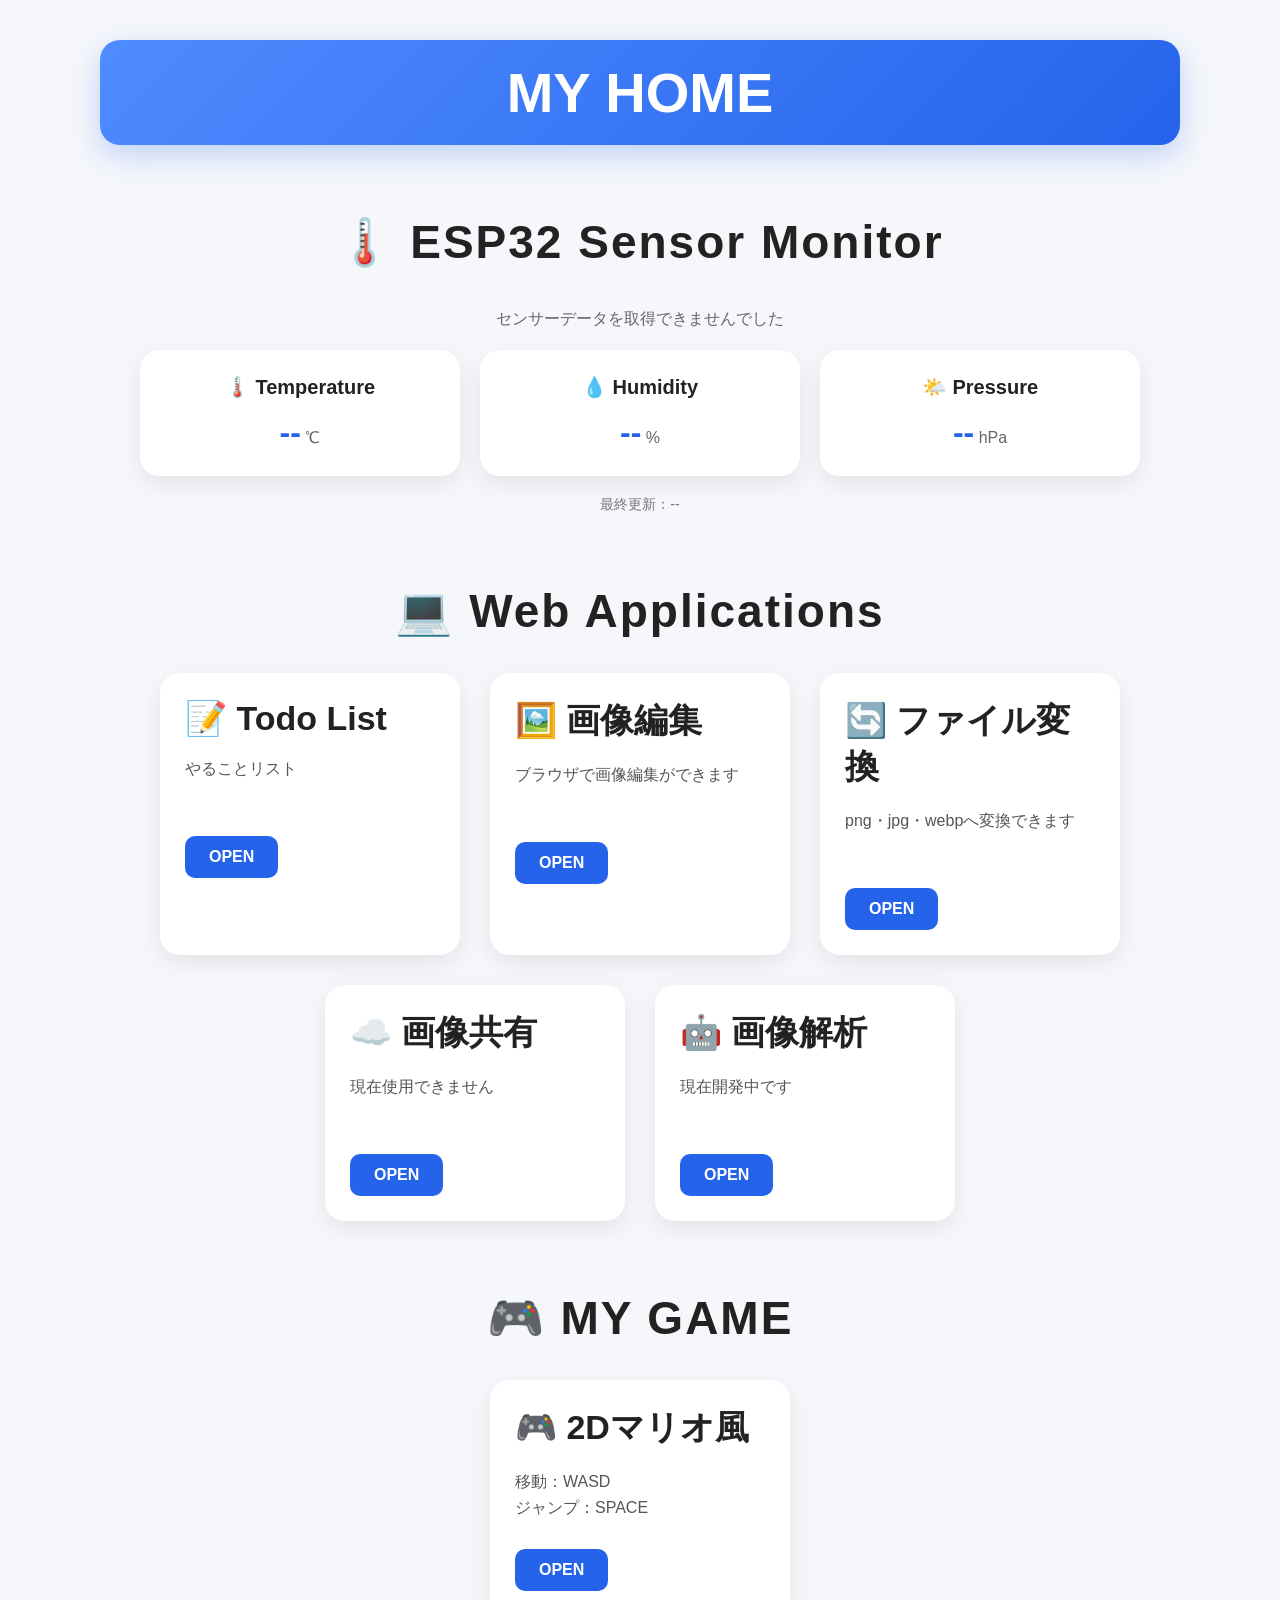
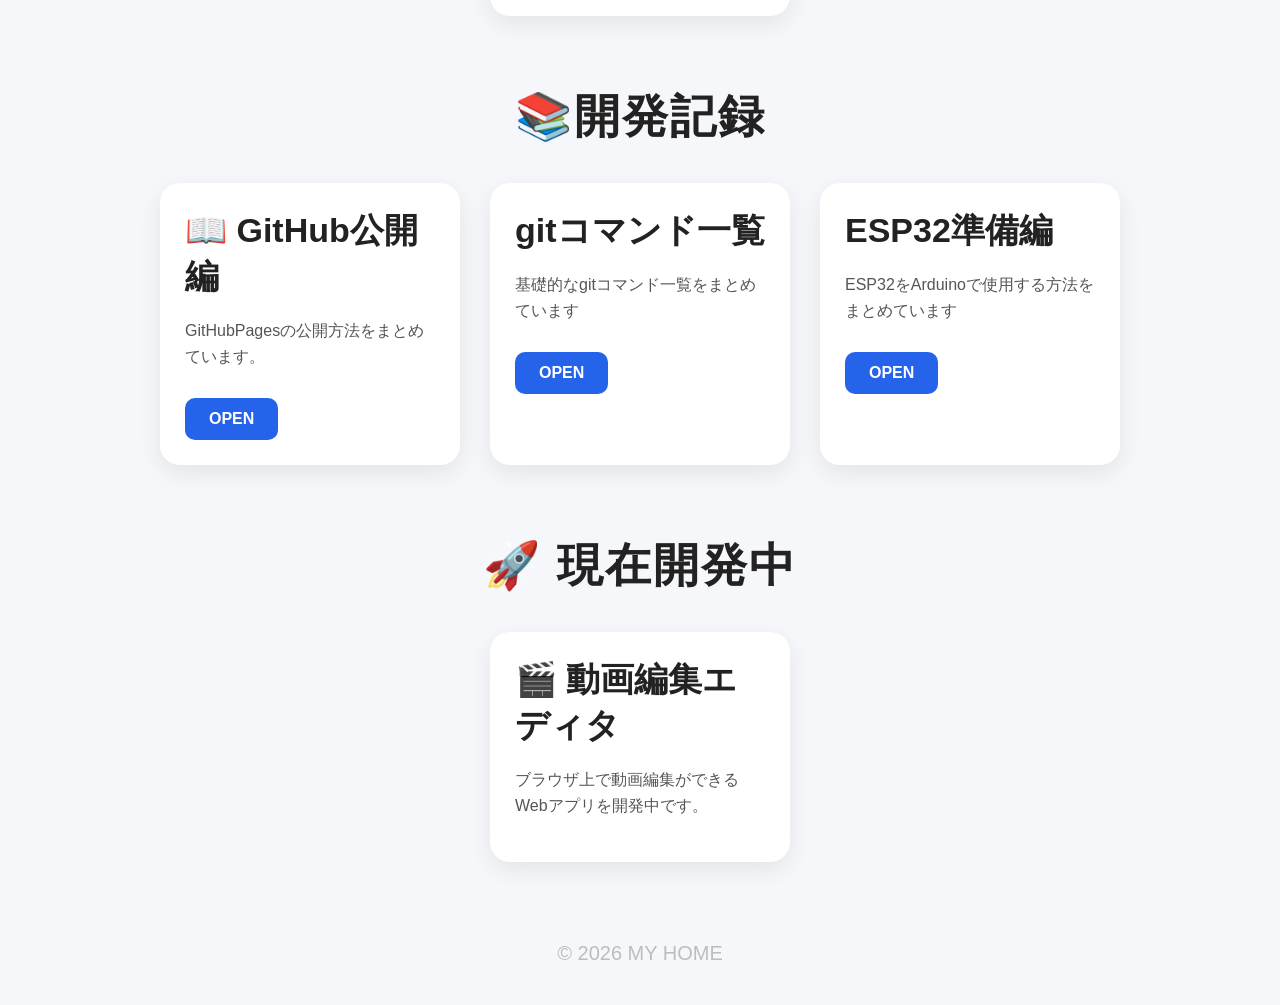
<file: index.html>
<!DOCTYPE html>
<html lang="ja">
  <head>
    <meta charset="UTF-8">
    <meta name="viewport" content="width=device-width, initial-scale=1.0">

    <title>MY HOME</title>

    <link rel="preconnect" href="https://fonts.googleapis.com">
    <link rel="preconnect" href="https://fonts.gstatic.com" crossorigin>

    <style>

      *{
	  margin:0;
	  padding:0;
	  box-sizing:border-box;
      }

      body{

	  margin:0;
	  padding:40px;

	  font-family:Arial,sans-serif;

	  background:#f5f7fb;

	  color:#222;

      }

      .message{

	  width:90%;
	  margin:auto;

	  padding:20px;

	  text-align:center;

	  font-size:56px;

	  font-weight:bold;

	  color:white;

	  background:linear-gradient(135deg,#4f8cff,#2563eb);

	  border-radius:20px;

	  box-shadow:0 10px 30px rgba(37,99,235,.25);

      }

      h1{

	  text-align:center;

	  margin:70px 0 35px;

	  font-size:46px;

	  letter-spacing:2px;

      }

      .apps{

	  display:flex;

	  flex-wrap:wrap;

	  justify-content:center;

	  gap:30px;

      }

      .card{

	  width:300px;

	  padding:25px;

	  background:white;

	  border-radius:20px;

	  box-shadow:0 8px 25px rgba(0,0,0,.08);

	  transition:.3s;

      }

      .card:hover{

	  transform:translateY(-8px);

	  box-shadow:0 18px 40px rgba(37,99,235,.18);

      }

      .card h2{

	  margin-bottom:18px;

	  font-size:34px;

      }

      .card p{

	  color:#555;

	  line-height:1.6;

	  min-height:70px;

      }

      /* ESP32センサーモニター */
      .sensor-section {
	  width: 90%;
	  max-width: 1000px;
	  margin: 40px auto;
      }

      .sensor-status {
	  text-align: center;
	  color: #666;
	  margin-bottom: 20px;
      }

      .sensor-grid {
	  display: grid;
	  grid-template-columns: repeat(3, minmax(0, 1fr));
	  gap: 20px;
      }

      .sensor-card {
	  padding: 25px;
	  background: white;
	  border-radius: 20px;
	  box-shadow: 0 8px 25px rgba(0, 0, 0, 0.08);
	  text-align: center;
      }

      .sensor-card h3 {
	  font-size: 20px;
	  margin-bottom: 15px;
      }

      .sensor-value {
	  font-size: 32px;
	  font-weight: bold;
	  color: #2563eb;
      }

      .sensor-unit {
	  font-size: 16px;
	  color: #666;
      }

      .sensor-updated {
	  text-align: center;
	  color: #777;
	  margin-top: 20px;
	  font-size: 14px;
      }

      @media (max-width: 768px) {
	  .sensor-section {
              width: 100%;
	  }

	  .sensor-grid {
              grid-template-columns: 1fr;
	  }
      }

      .button{

	  display:inline-block;

	  margin-top:10px;

	  padding:12px 24px;

	  border-radius:10px;

	  background:#2563eb;

	  color:white;

	  text-decoration:none;

	  font-weight:bold;

	  transition:.3s;

      }

      .button:hover{

	  background:#1d4ed8;

      }

      .single{

	  display:flex;

	  justify-content:center;

	  margin-top:20px;

      }

      footer{

	  margin-top:80px;

	  text-align:center;

	  color:#bdbdbd;

	  font-size:20px;

      }

      @media(max-width:768px){

	  .message{

	      font-size:40px;

	  }

	  h1{

	      font-size:36px;

	  }

	  .card{

	      width:100%;

	  }

      }

    </style>

  </head>

  <body>

    <div class="message">
      MY HOME
    </div>

    <h1>🌡️ ESP32 Sensor Monitor</h1>

    <section class="sensor-section">

      <p class="sensor-status" id="sensor-status">
	センサーデータを取得しています...
      </p>

      <div class="sensor-grid">

	<div class="sensor-card">
	  <h3>🌡️ Temperature</h3>
	  <div>
            <span class="sensor-value" id="temperature">--</span>
            <span class="sensor-unit">℃</span>
	  </div>
	</div>

	<div class="sensor-card">
	  <h3>💧 Humidity</h3>
	  <div>
            <span class="sensor-value" id="humidity">--</span>
            <span class="sensor-unit">%</span>
	  </div>
	</div>

	<div class="sensor-card">
	  <h3>🌤️ Pressure</h3>
	  <div>
            <span class="sensor-value" id="pressure">--</span>
            <span class="sensor-unit">hPa</span>
	  </div>
	</div>

      </div>

      <p class="sensor-updated">
	最終更新：<span id="measured-at">--</span>
      </p>

    </section>

    <h1>💻 Web Applications</h1>

    <div class="apps">

      <div class="card">
	<h2>📝 Todo List</h2>
	<p>
	  やることリスト
	</p>
	<a class="button" href="https://todo-list-zrf6.onrender.com">
	  OPEN
	</a>
      </div>

      <div class="card">
	<h2>🖼️ 画像編集</h2>
	<p>
	  ブラウザで画像編集ができます
	</p>
	<a class="button" href="./gazoueditor/image-editor.html">
	  OPEN
	</a>
      </div>

      <div class="card">
	<h2>🔄 ファイル変換</h2>
	<p>
	  png・jpg・webpへ変換できます
	</p>
	<a class="button" href="./henkan.html">
	  OPEN
	</a>
      </div>

      <div class="card">
	<h2>☁️ 画像共有</h2>
	<p>
	  現在使用できません
	</p>
	<a class="button" href="https://image-share-cdo9.onrender.com">
	  OPEN
	</a>
      </div>

      <div class="card">
	<h2>🤖 画像解析</h2>
	<p>
	  現在開発中です
	</p>
	<a class="button" href="#">
	  OPEN
	</a>
      </div>

    </div>

    <h1>🎮 MY GAME</h1>

    <div class="single">

      <div class="card">

	<h2>🎮 2Dマリオ風</h2>

	<p>
	  移動：WASD<br>
	  ジャンプ：SPACE
	</p>

	<a class="button" href="./2Dmario/index.html">
	  OPEN
	</a>

      </div>

    </div>

    <h1>📚開発記録</h1>

    <div class="apps">

      
      <div class="card">
	<h2>📖 GitHub公開編</h2>
	<p>
	  GitHubPagesの公開方法をまとめています。
	</p>
	<a class="button" href="./gitm.html">
	  OPEN
	</a>
      </div>

      <div class="card">
	<h2>gitコマンド一覧</h2>
	<p>
	  基礎的なgitコマンド一覧をまとめています
	</p>
	<a class="button" href="./gitm2.html">
	  OPEN
	</a>
      </div>
      
      <div class="card">
	<h2>ESP32準備編</h2>
	<p>
	  ESP32をArduinoで使用する方法をまとめています
	</p>
	<a class="button" href="./use_esp32.html">
	  OPEN
	</a>
      </div>

    </div>

    <h1>🚀 現在開発中</h1>

    <div class="single">

      <div class="card">

	<h2>🎬 動画編集エディタ</h2>

	<p>

	  ブラウザ上で動画編集ができるWebアプリを開発中です。

	</p>

      </div>

    </div>

    <footer>

      © 2026 MY HOME

    </footer>

    <script>
      async function updateSensorData() {
	  const status = document.getElementById("sensor-status");

	  try {
              const response = await fetch(
		  "./get_sensor.php?t=" + Date.now(),
		  { cache: "no-store" }
              );

              if (!response.ok) {
		  throw new Error("HTTP " + response.status);
              }

              const result = await response.json();

              if (!result.success) {
		  throw new Error(result.message || "データ取得失敗");
              }

              const data = result.data;

              document.getElementById("temperature").textContent =
		  Number(data.temperature).toFixed(2);

              document.getElementById("humidity").textContent =
		  Number(data.humidity).toFixed(2);

              document.getElementById("pressure").textContent =
		  Number(data.pressure).toFixed(2);

              const measuredAt = new Date(data.measured_at);

              document.getElementById("measured-at").textContent =
		  isNaN(measuredAt.getTime())
                  ? data.measured_at
                  : measuredAt.toLocaleString("ja-JP");

              status.textContent = "センサーデータを取得しました";

	  } catch (error) {
              console.error("Sensor API error:", error);
              status.textContent =
		  "センサーデータを取得できませんでした";
	  }
      }

      // ページを開いたときに取得
      updateSensorData();

      // 10秒ごとに更新
      setInterval(updateSensorData, 10000);
    </script>

  </body>
</html>
</file>
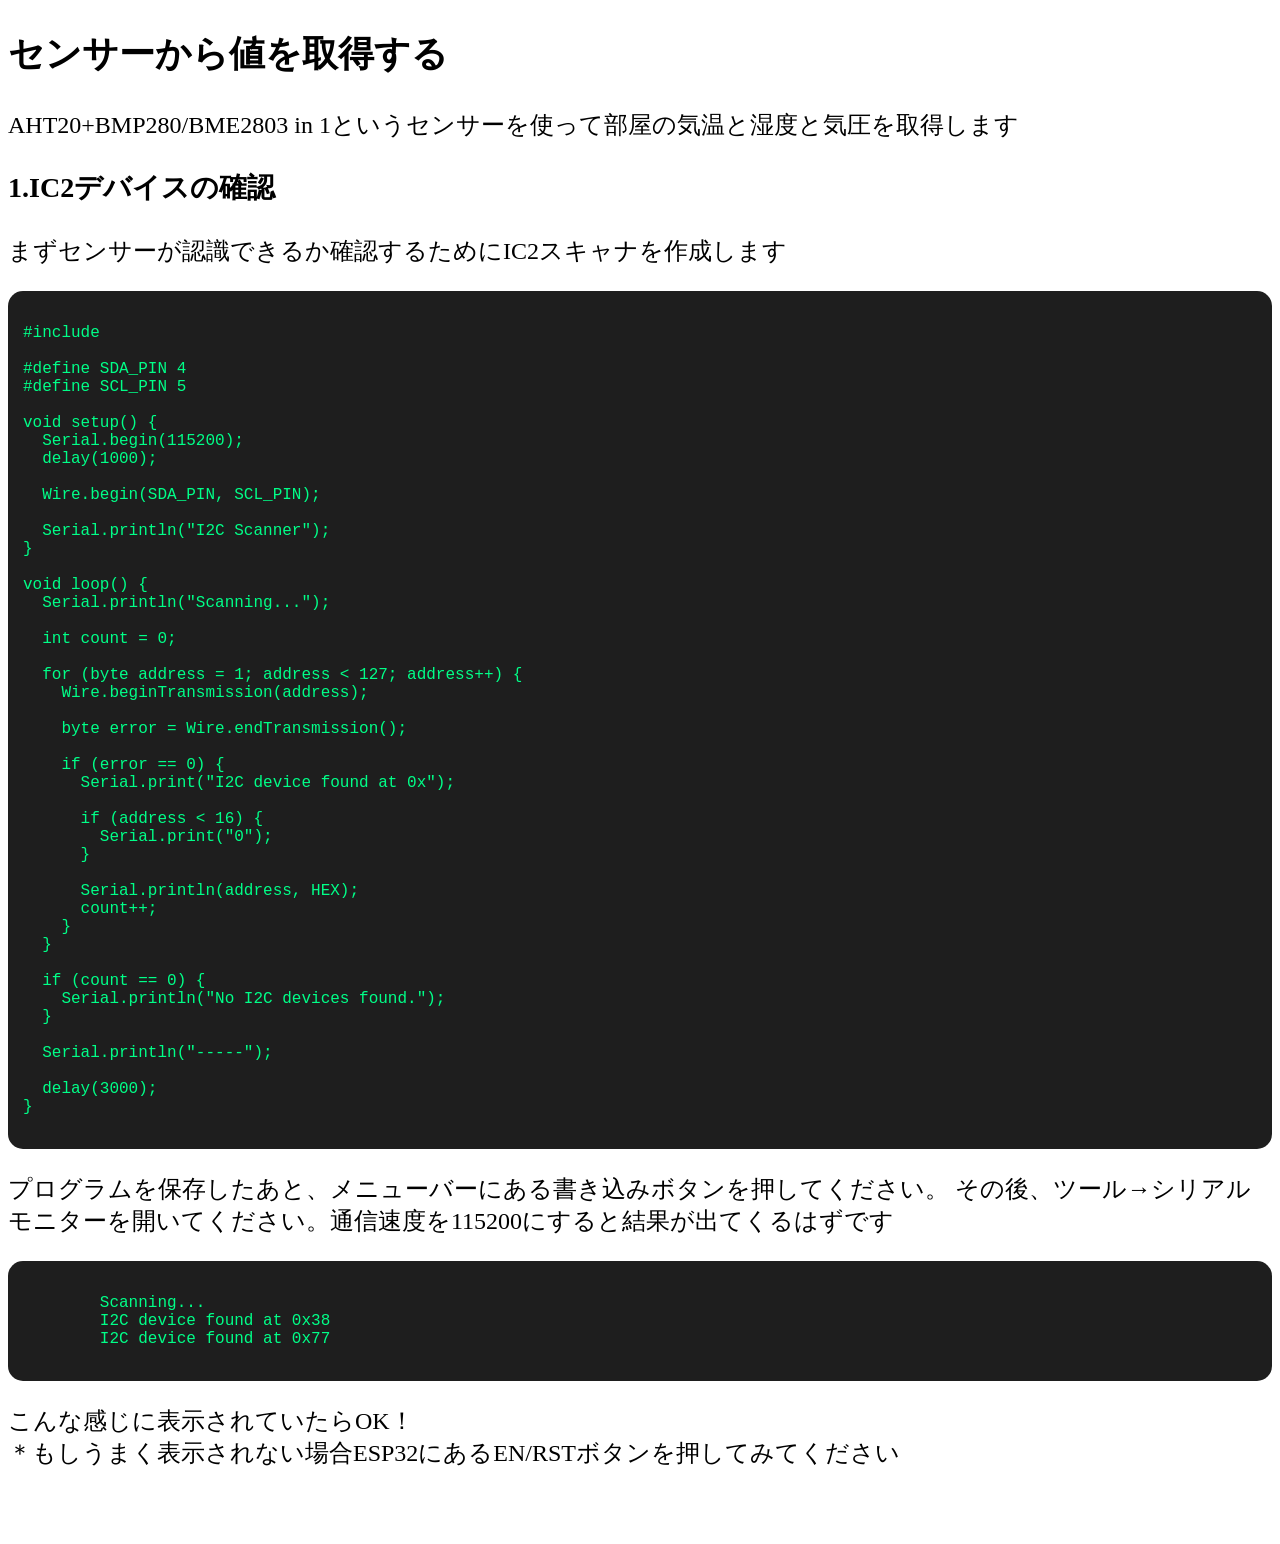
<file: get_esp32.html>
<!DOCTYPE html>
<html>
  <head>
    <meta charset="UTF-8">
    <style>
      body {
	  font-size: 24px;
      }
      
      pre {
	  background: #1e1e1e;
	  color: #00ff88;
	  padding: 15px;
	  font-size: 10px;
	  border-radius: 15px;
	  overflow-x: auto;
      }

      code {
	  font-family: monospace;
	  font-size: 16px;
      }
    </style>
    
    <title>センサーから値を取得する</title>
  </head>

  <body>
    <h2>センサーから値を取得する</h2>

    <p>
      AHT20+BMP280/BME2803 in 1というセンサーを使って部屋の気温と湿度と気圧を取得します
    </p>

    <h3>1.IC2デバイスの確認</h3>

    <p>まずセンサーが認識できるか確認するためにIC2スキャナを作成します</p>

    <pre><code>
#include <Wire.h>

#define SDA_PIN 4
#define SCL_PIN 5

void setup() {
  Serial.begin(115200);
  delay(1000);

  Wire.begin(SDA_PIN, SCL_PIN);

  Serial.println("I2C Scanner");
}

void loop() {
  Serial.println("Scanning...");

  int count = 0;

  for (byte address = 1; address < 127; address++) {
    Wire.beginTransmission(address);

    byte error = Wire.endTransmission();

    if (error == 0) {
      Serial.print("I2C device found at 0x");

      if (address < 16) {
        Serial.print("0");
      }

      Serial.println(address, HEX);
      count++;
    }
  }

  if (count == 0) {
    Serial.println("No I2C devices found.");
  }

  Serial.println("-----");

  delay(3000);
}
		    </code></pre>
    <p>
      プログラムを保存したあと、メニューバーにある書き込みボタンを押してください。
      その後、ツール→シリアルモニターを開いてください。通信速度を115200にすると結果が出てくるはずです
    </p>

    <pre><code>
	Scanning...
	I2C device found at 0x38
	I2C device found at 0x77
    </code></pre>

    <p>
      こんな感じに表示されていたらOK！<br>
      ＊もしうまく表示されない場合ESP32にあるEN/RSTボタンを押してみてください
    </p>
    
    
  </body>
</html>
</file>
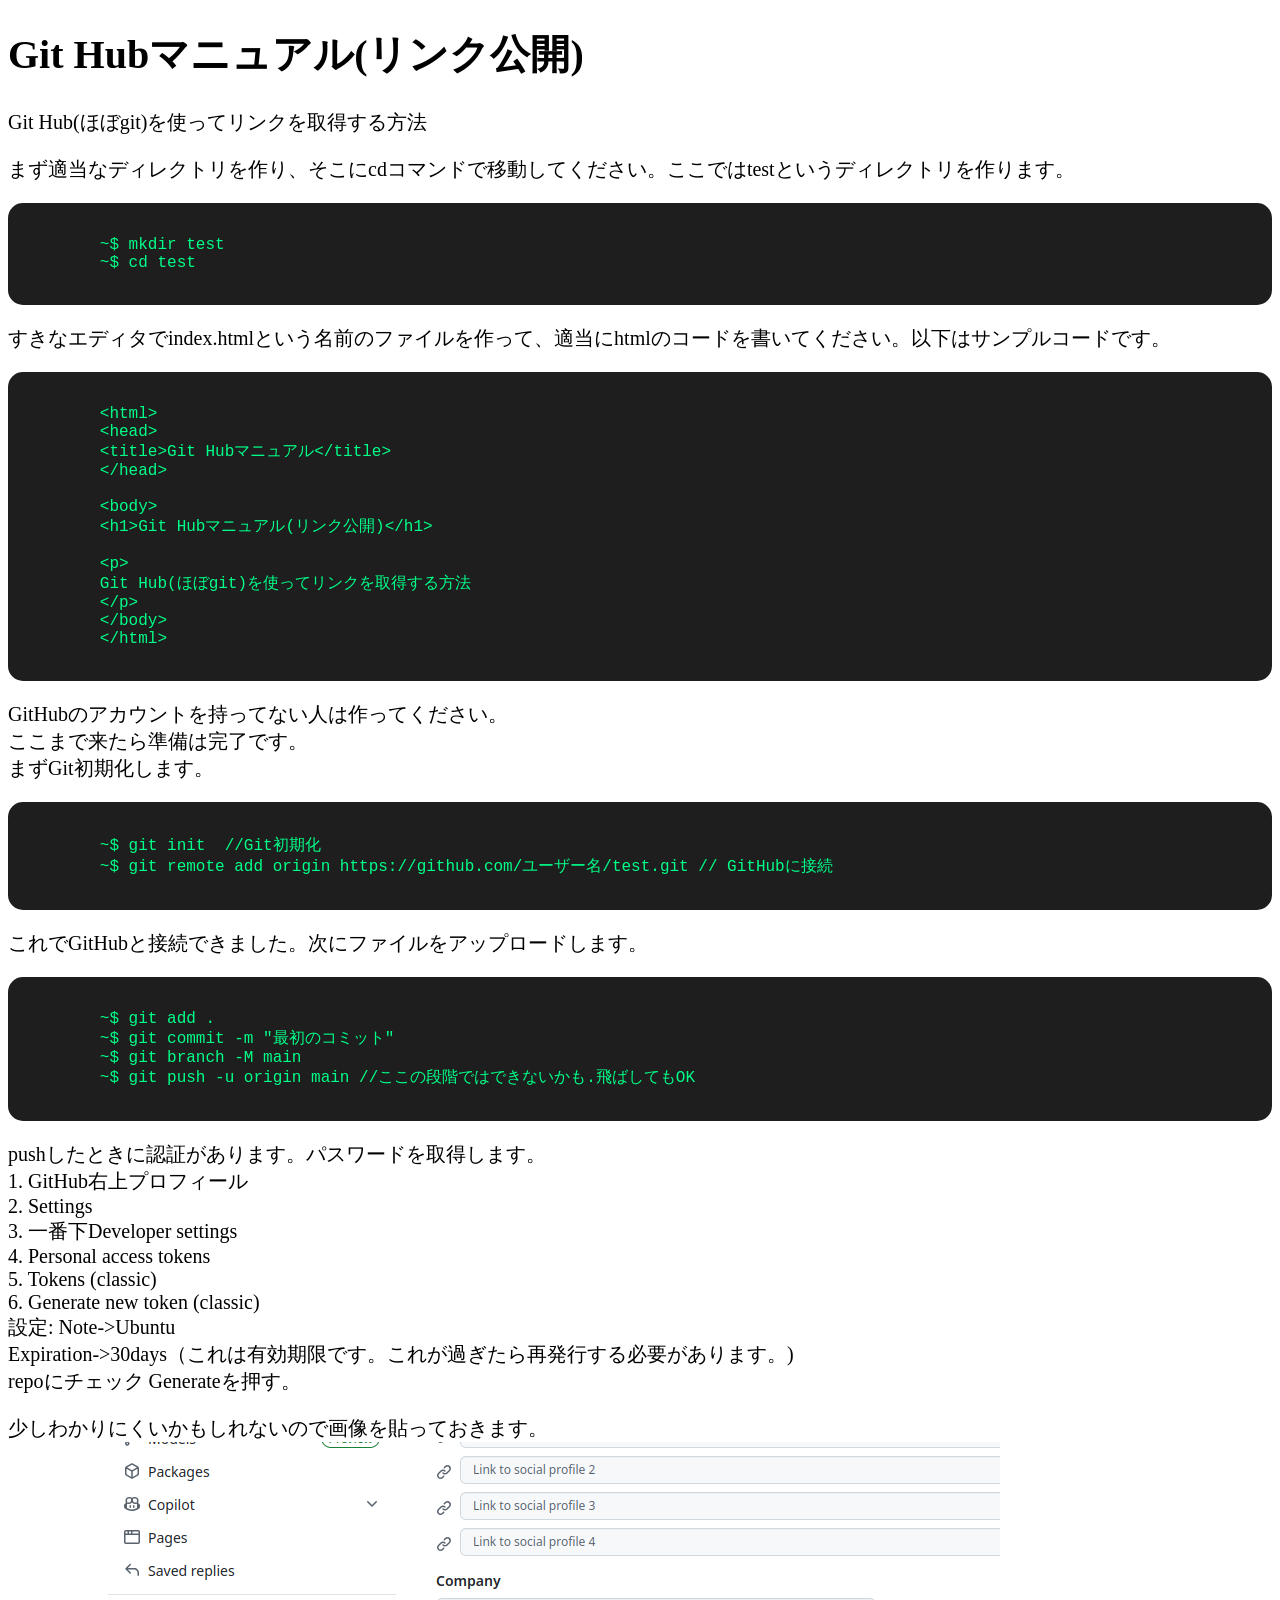
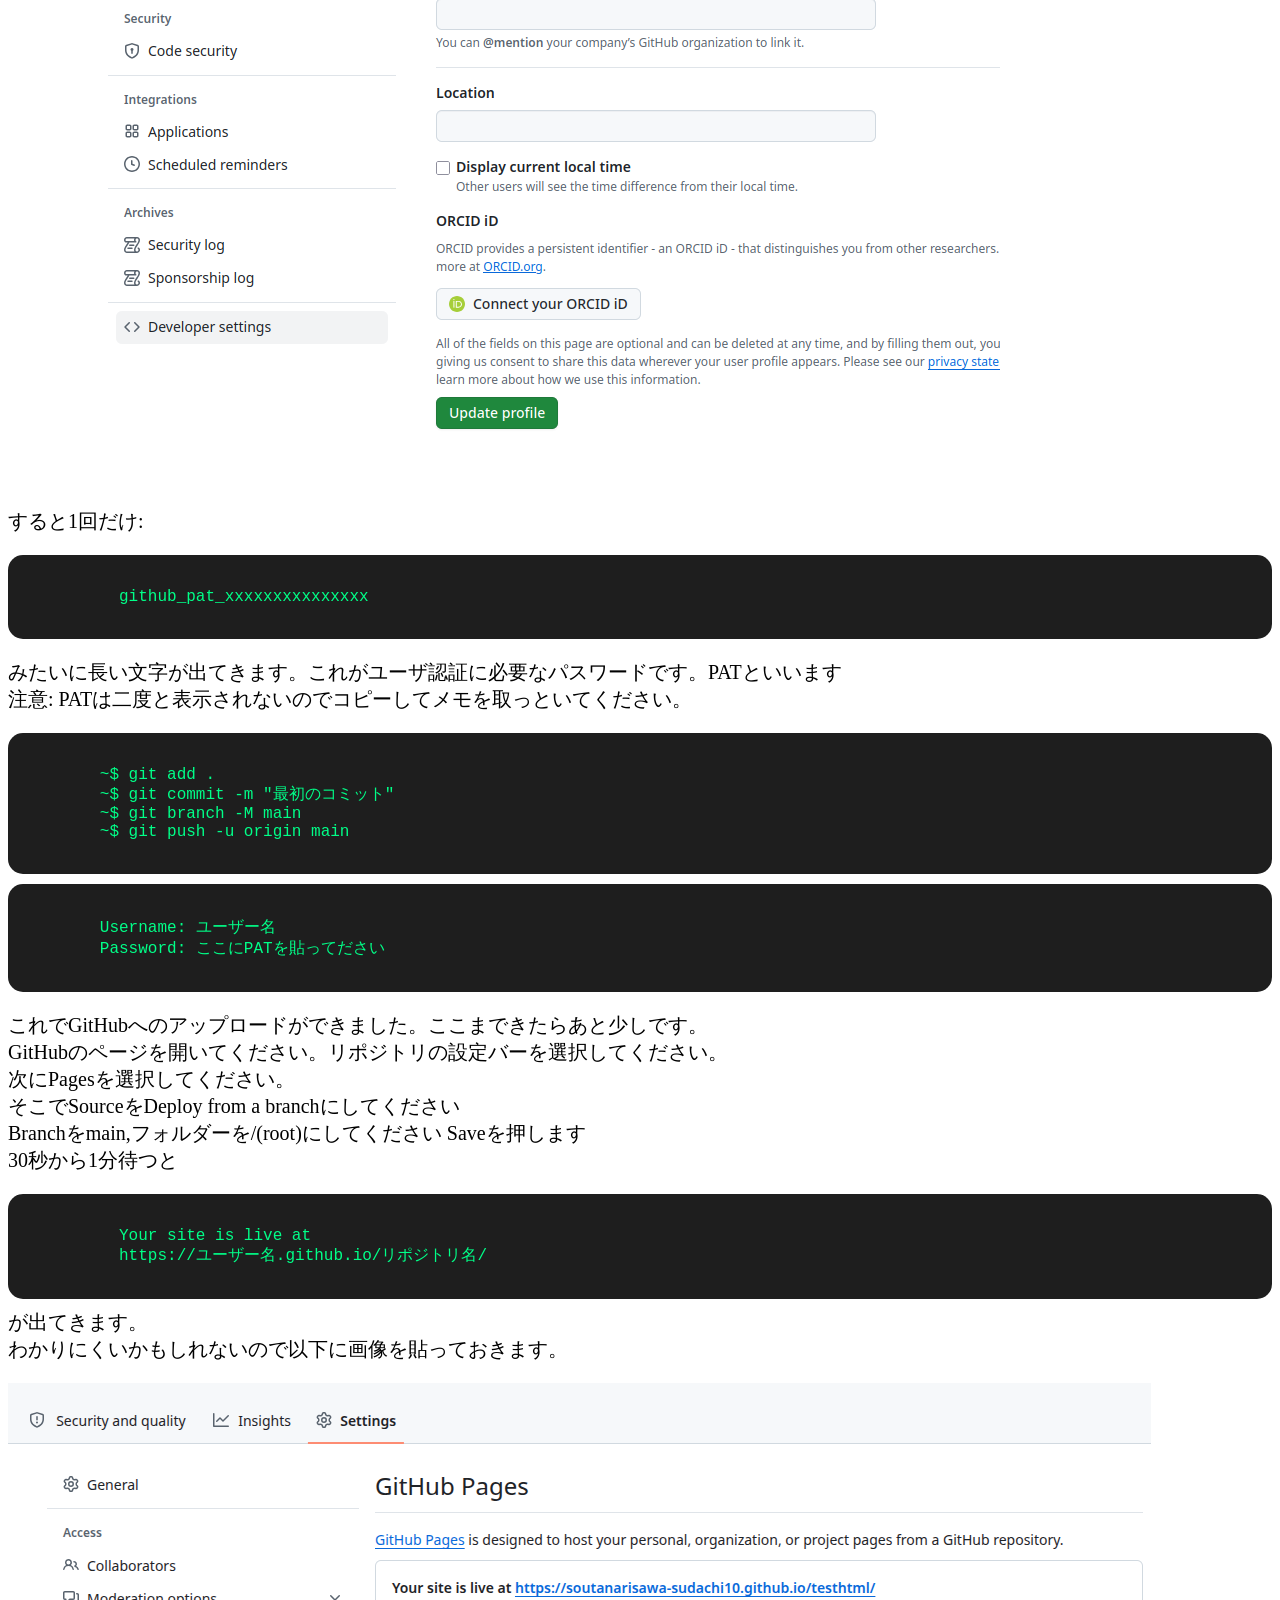
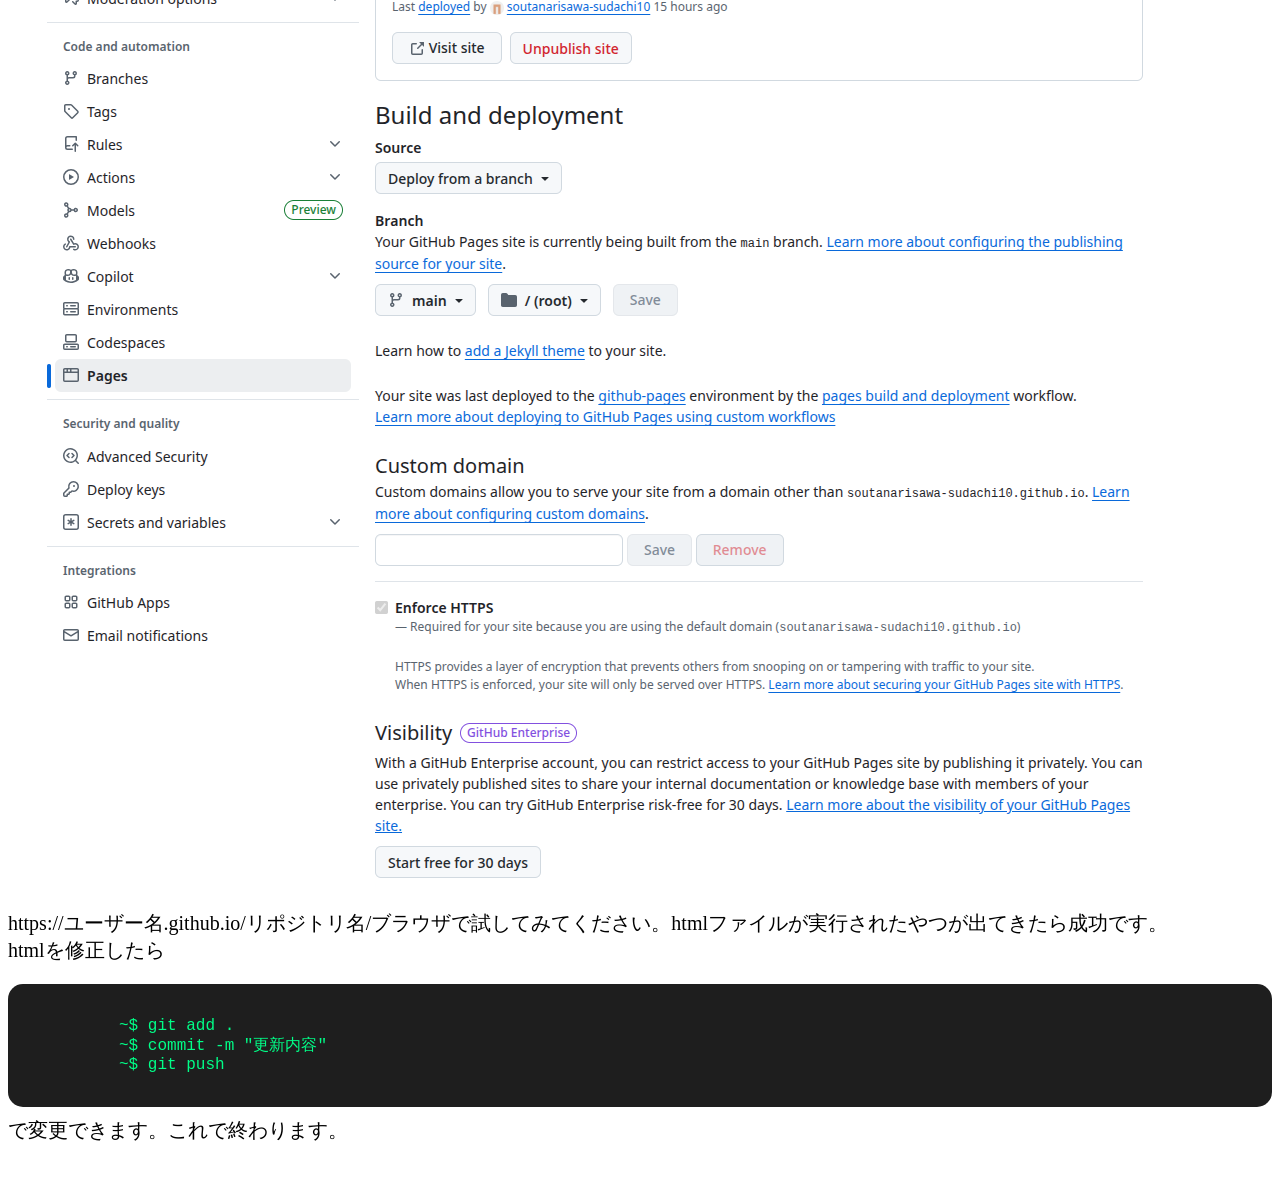
<file: gitm.html>
<!DOCTYPE html>
<html>
  <head>
    <meta charset="UTF-8">

    <style>
      body {
	  font-size: 20px;
      }
      
      pre {
          background: #1e1e1e;
          color: #00ff88;

          padding: 15px;

	  font-size: 10px;

          border-radius: 15px;

          overflow-x: auto;
      }

      code {
          font-family: monospace;
          font-size: 16px;
      }
    </style>

    <title>Git Hubマニュアル</title>

  </head>

  <body>

    <h1>Git Hubマニュアル(リンク公開)</h1>

    <p>
      Git Hub(ほぼgit)を使ってリンクを取得する方法
    </p>

    <p>
      まず適当なディレクトリを作り、そこにcdコマンドで移動してください。ここではtestというディレクトリを作ります。
    </p>

    <pre><code>
	~$ mkdir test
	~$ cd test
    </code></pre>

    <p>
      すきなエディタでindex.htmlという名前のファイルを作って、適当にhtmlのコードを書いてください。以下はサンプルコードです。
    </p>
    
    <pre><code>
	&lt;html&gt;
	&lt;head&gt;
        &lt;title&gt;Git Hubマニュアル&lt;/title&gt;
	&lt;/head&gt;

	&lt;body&gt;
        &lt;h1&gt;Git Hubマニュアル(リンク公開)&lt;/h1&gt;

        &lt;p&gt;
        Git Hub(ほぼgit)を使ってリンクを取得する方法
        &lt;/p&gt;
	&lt;/body&gt;
	&lt;/html&gt;
    </code></pre>

    <p>
      GitHubのアカウントを持ってない人は作ってください。<br>
      ここまで来たら準備は完了です。<br>
      まずGit初期化します。
    </p>

    <pre><code>
	~$ git init  //Git初期化
	~$ git remote add origin https://github.com/ユーザー名/test.git // GitHubに接続
    </code></pre>

    <p>
      これでGitHubと接続できました。次にファイルをアップロードします。
    </p>

    <pre><code>
	~$ git add .
	~$ git commit -m "最初のコミット"
	~$ git branch -M main
	~$ git push -u origin main //ここの段階ではできないかも.飛ばしてもOK 
    </code></pre>

    <p>
      pushしたときに認証があります。パスワードを取得します。<br>

      1. GitHub右上プロフィール <br>
      2. Settings <br>
      3. 一番下Developer settings <br>
      4. Personal access tokens <br>
      5. Tokens (classic) <br>
      6. Generate new token (classic) <br>

      設定: Note->Ubuntu <br>
      Expiration->30days（これは有効期限です。これが過ぎたら再発行する必要があります。) <br>
      repoにチェック
      Generateを押す。
       
    </p>

    <p>
      少しわかりにくいかもしれないので画像を貼っておきます。
      <img src="developper.png">
    </p>

    <p>
      すると1回だけ:
      <pre><code>
	  github_pat_xxxxxxxxxxxxxxx
      </code></pre>
    </p>
    <p>
      みたいに長い文字が出てきます。これがユーザ認証に必要なパスワードです。PATといいます<br>
      注意: PATは二度と表示されないのでコピーしてメモを取っといてください。
    </p>

    <pre><code>
	~$ git add .
	~$ git commit -m "最初のコミット"
	~$ git branch -M main
	~$ git push -u origin main  
    </code></pre>

    <pre><code>
	Username: ユーザー名
	Password: ここにPATを貼ってださい
    </code></pre>

    <p>
      これでGitHubへのアップロードができました。ここまできたらあと少しです。<br>
      GitHubのページを開いてください。リポジトリの設定バーを選択してください。<br>
      次にPagesを選択してください。<br>
      そこでSourceをDeploy from a branchにしてください <br>
      Branchをmain,フォルダーを/(root)にしてください Saveを押します<br>
      30秒から1分待つと
      <pre><code>
	  Your site is live at
	  https://ユーザー名.github.io/リポジトリ名/
      </code></pre>
      が出てきます。<br>
      

      わかりにくいかもしれないので以下に画像を貼っておきます。
    </p>

    <img src="deploy.png">

    <p>
      https://ユーザー名.github.io/リポジトリ名/ブラウザで試してみてください。htmlファイルが実行されたやつが出てきたら成功です。<br>
      htmlを修正したら
      <pre><code>
	  ~$ git add .
	  ~$ commit -m "更新内容"
	  ~$ git push
      </code></pre>
      で変更できます。これで終わります。
    </p>
    

  </body>
</html>
</file>
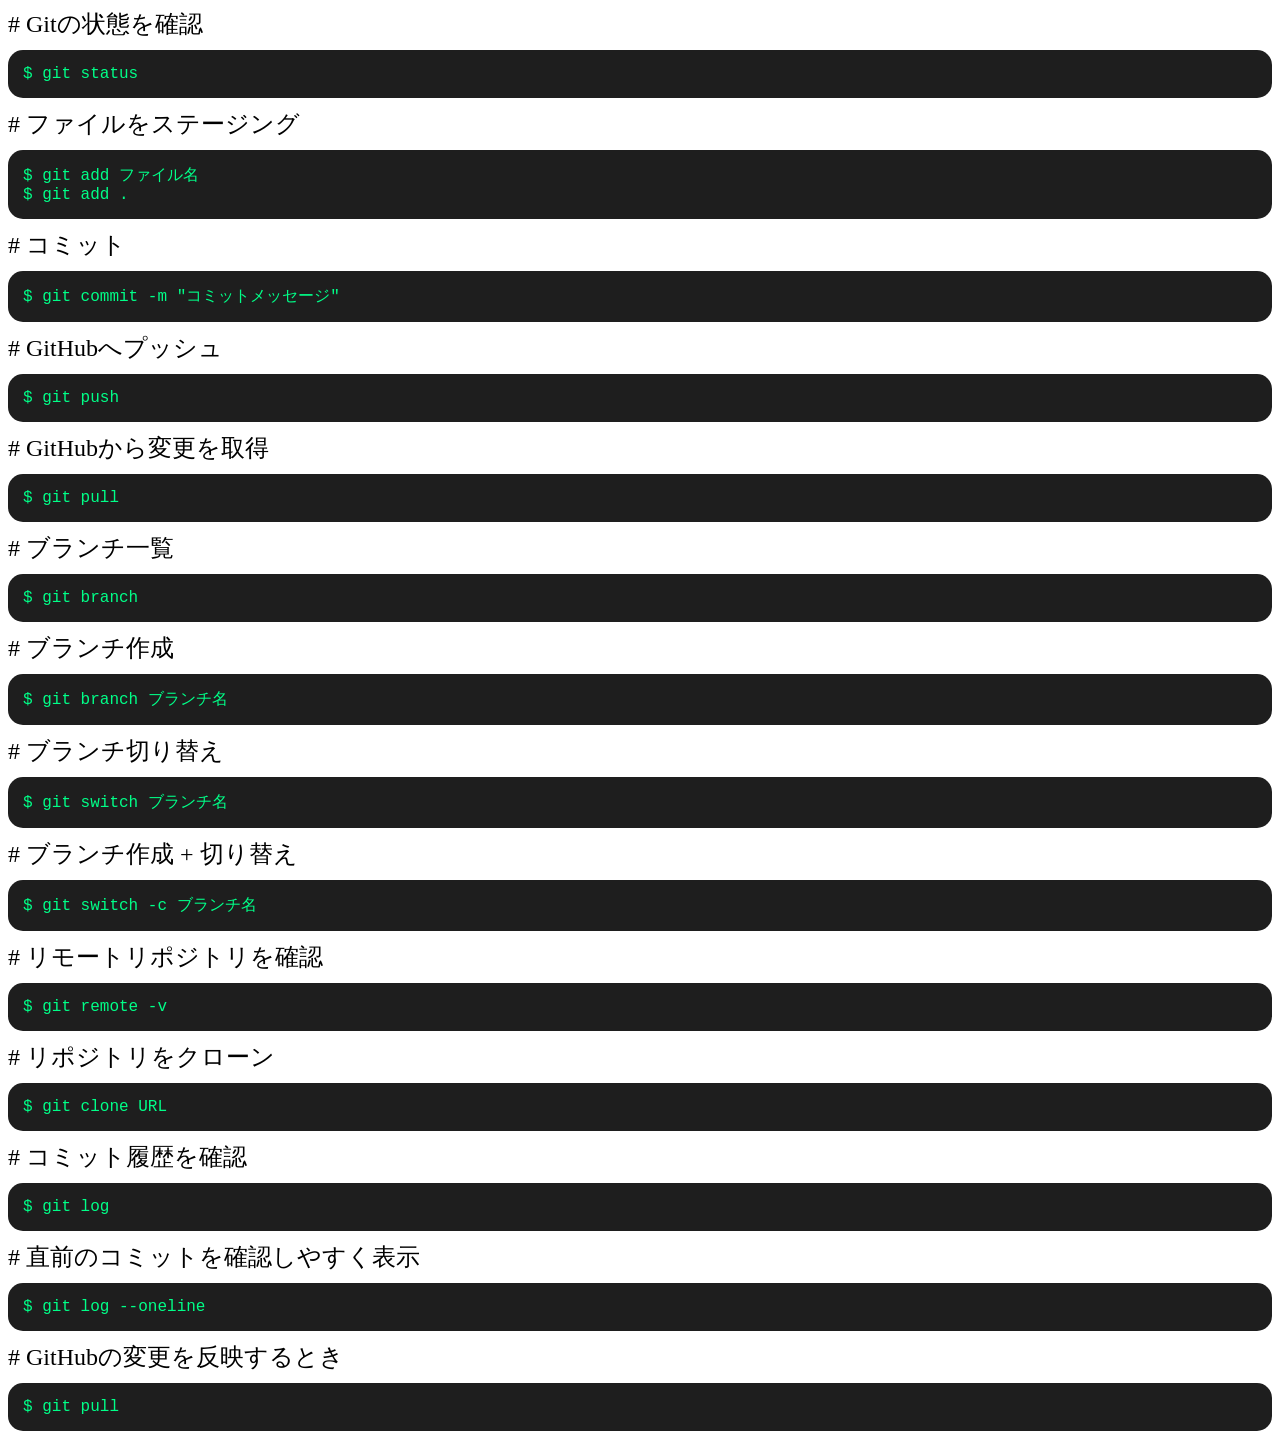
<file: gitm2.html>
<!DOCTYPE html>
<html>
  <head>
    <meta charset="UTF-8">

    <style>
      body {
	  font-size: 24px;
      }
      
      pre {
          background: #1e1e1e;
          color: #00ff88;

          padding: 15px;

	  font-size: 10px;

          border-radius: 15px;

          overflow-x: auto;
      }

      code {
          font-family: monospace;
          font-size: 16px;
      }
    </style>

    <title>gitコマンド一覧</title>

  </head>

  <body>
    # Gitの状態を確認
    <pre><code>$ git status</code></pre>

    # ファイルをステージング
    <pre><code>$ git add ファイル名
$ git add .</code></pre>

    # コミット
    <pre><code>$ git commit -m "コミットメッセージ"</code></pre>

    # GitHubへプッシュ
    <pre><code>$ git push</code></pre>

    # GitHubから変更を取得
    <pre><code>$ git pull</code></pre>

    # ブランチ一覧
    <pre><code>$ git branch</code></pre>

    # ブランチ作成
    <pre><code>$ git branch ブランチ名</code></pre>

    # ブランチ切り替え
    <pre><code>$ git switch ブランチ名</code></pre>

    # ブランチ作成 + 切り替え
    <pre><code>$ git switch -c ブランチ名</code></pre>

    # リモートリポジトリを確認
    <pre><code>$ git remote -v</code></pre>

    # リポジトリをクローン
    <pre><code>$ git clone URL</code></pre>

    # コミット履歴を確認
    <pre><code>$ git log</code></pre>

    # 直前のコミットを確認しやすく表示
    <pre><code>$ git log --oneline</code></pre>

    # GitHubの変更を反映するとき
    <pre><code>$ git pull</code></pre>
</file>
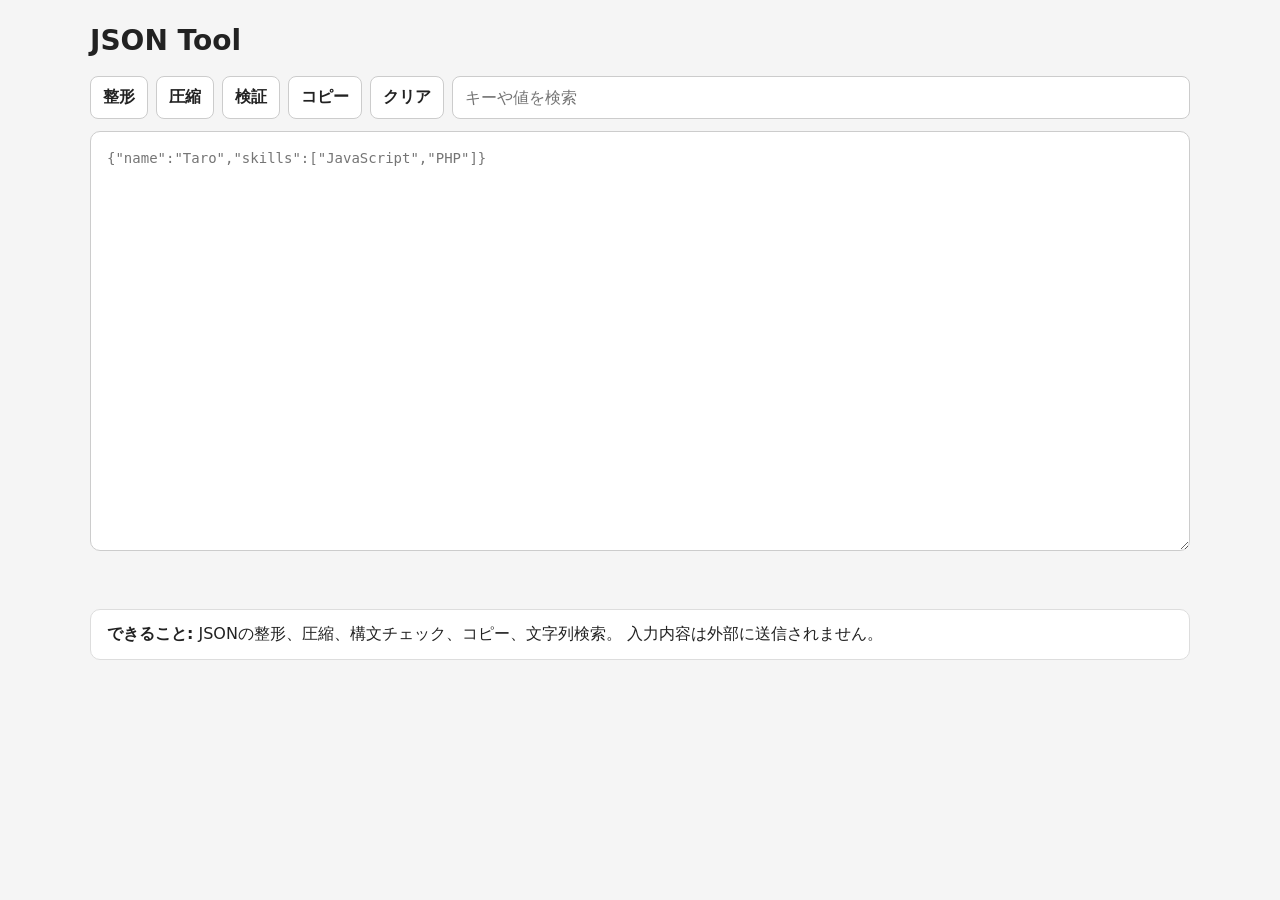
<file: json-tool.html>
<!doctype html>
<html lang="ja">
<head>
  <meta charset="utf-8">
  <title>JSON Tool</title>
  <meta name="viewport" content="width=device-width, initial-scale=1">
  <style>
    :root {
      color-scheme: light dark;
      font-family: system-ui, -apple-system, BlinkMacSystemFont, "Segoe UI", sans-serif;
    }

    body {
      margin: 0;
      padding: 24px;
      background: #f5f5f5;
      color: #222;
    }

    .app {
      max-width: 1100px;
      margin: 0 auto;
    }

    h1 {
      margin-top: 0;
      font-size: 28px;
    }

    .toolbar {
      display: flex;
      flex-wrap: wrap;
      gap: 8px;
      margin-bottom: 12px;
    }

    button,
    input {
      font: inherit;
      padding: 10px 12px;
      border: 1px solid #ccc;
      border-radius: 8px;
      background: white;
      color: #222;
    }

    button {
      cursor: pointer;
      font-weight: 600;
    }

    button:hover {
      background: #eee;
    }

    input {
      min-width: 220px;
      flex: 1;
    }

    textarea {
      width: 100%;
      min-height: 420px;
      box-sizing: border-box;
      padding: 16px;
      border: 1px solid #ccc;
      border-radius: 10px;
      font-family: ui-monospace, SFMono-Regular, Menlo, Consolas, monospace;
      font-size: 14px;
      line-height: 1.5;
      resize: vertical;
      background: white;
      color: #222;
    }

    .status {
      margin-top: 10px;
      min-height: 24px;
      font-weight: 600;
    }

    .ok {
      color: #16803c;
    }

    .error {
      color: #c62828;
    }

    .info {
      margin-top: 20px;
      padding: 14px 16px;
      background: white;
      border-radius: 10px;
      border: 1px solid #ddd;
    }

    mark {
      background: #ffe066;
      color: #222;
    }

    @media (prefers-color-scheme: dark) {
      body {
        background: #111;
        color: #eee;
      }

      button,
      input,
      textarea,
      .info {
        background: #1c1c1c;
        color: #eee;
        border-color: #444;
      }

      button:hover {
        background: #2a2a2a;
      }
    }
  </style>
</head>
<body>
  <main class="app">
    <h1>JSON Tool</h1>

    <div class="toolbar">
      <button id="formatBtn">整形</button>
      <button id="minifyBtn">圧縮</button>
      <button id="validateBtn">検証</button>
      <button id="copyBtn">コピー</button>
      <button id="clearBtn">クリア</button>
      <input id="searchInput" type="search" placeholder="キーや値を検索">
    </div>

    <textarea id="jsonInput" spellcheck="false" placeholder='{"name":"Taro","skills":["JavaScript","PHP"]}'></textarea>

    <div id="status" class="status"></div>

    <section class="info">
      <strong>できること:</strong>
      JSONの整形、圧縮、構文チェック、コピー、文字列検索。
      入力内容は外部に送信されません。
    </section>
  </main>

  <script>
    const textarea = document.getElementById("jsonInput");
    const statusEl = document.getElementById("status");
    const searchInput = document.getElementById("searchInput");

    const setStatus = (message, type = "") => {
      statusEl.textContent = message;
      statusEl.className = `status ${type}`;
    };

    const parseJson = () => {
      const value = textarea.value.trim();

      if (!value) {
        throw new Error("JSONが入力されていません。");
      }

      return JSON.parse(value);
    };

    const formatJson = () => {
      try {
        const parsed = parseJson();
        textarea.value = JSON.stringify(parsed, null, 2);
        setStatus("JSONを整形しました。", "ok");
      } catch (error) {
        setStatus(`エラー: ${error.message}`, "error");
      }
    };

    const minifyJson = () => {
      try {
        const parsed = parseJson();
        textarea.value = JSON.stringify(parsed);
        setStatus("JSONを圧縮しました。", "ok");
      } catch (error) {
        setStatus(`エラー: ${error.message}`, "error");
      }
    };

    const validateJson = () => {
      try {
        parseJson();
        setStatus("有効なJSONです。", "ok");
      } catch (error) {
        setStatus(`無効なJSONです: ${error.message}`, "error");
      }
    };

    const copyText = async () => {
      try {
        await navigator.clipboard.writeText(textarea.value);
        setStatus("クリップボードにコピーしました。", "ok");
      } catch {
        textarea.select();
        document.execCommand("copy");
        setStatus("コピーしました。", "ok");
      }
    };

    const clearText = () => {
      textarea.value = "";
      searchInput.value = "";
      setStatus("クリアしました。");
    };

    const searchText = () => {
      const keyword = searchInput.value;

      if (!keyword) {
        setStatus("");
        return;
      }

      const text = textarea.value;
      const index = text.toLowerCase().indexOf(keyword.toLowerCase());

      if (index === -1) {
        setStatus(`"${keyword}" は見つかりませんでした。`, "error");
        return;
      }

      textarea.focus();
      textarea.setSelectionRange(index, index + keyword.length);
      setStatus(`"${keyword}" を選択しました。`, "ok");
    };

    document.getElementById("formatBtn").addEventListener("click", formatJson);
    document.getElementById("minifyBtn").addEventListener("click", minifyJson);
    document.getElementById("validateBtn").addEventListener("click", validateJson);
    document.getElementById("copyBtn").addEventListener("click", copyText);
    document.getElementById("clearBtn").addEventListener("click", clearText);
    searchInput.addEventListener("input", searchText);

    textarea.addEventListener("keydown", (event) => {
      if ((event.ctrlKey || event.metaKey) && event.key === "Enter") {
        formatJson();
      }
    });
  </script>
</body>
</html>
</file>
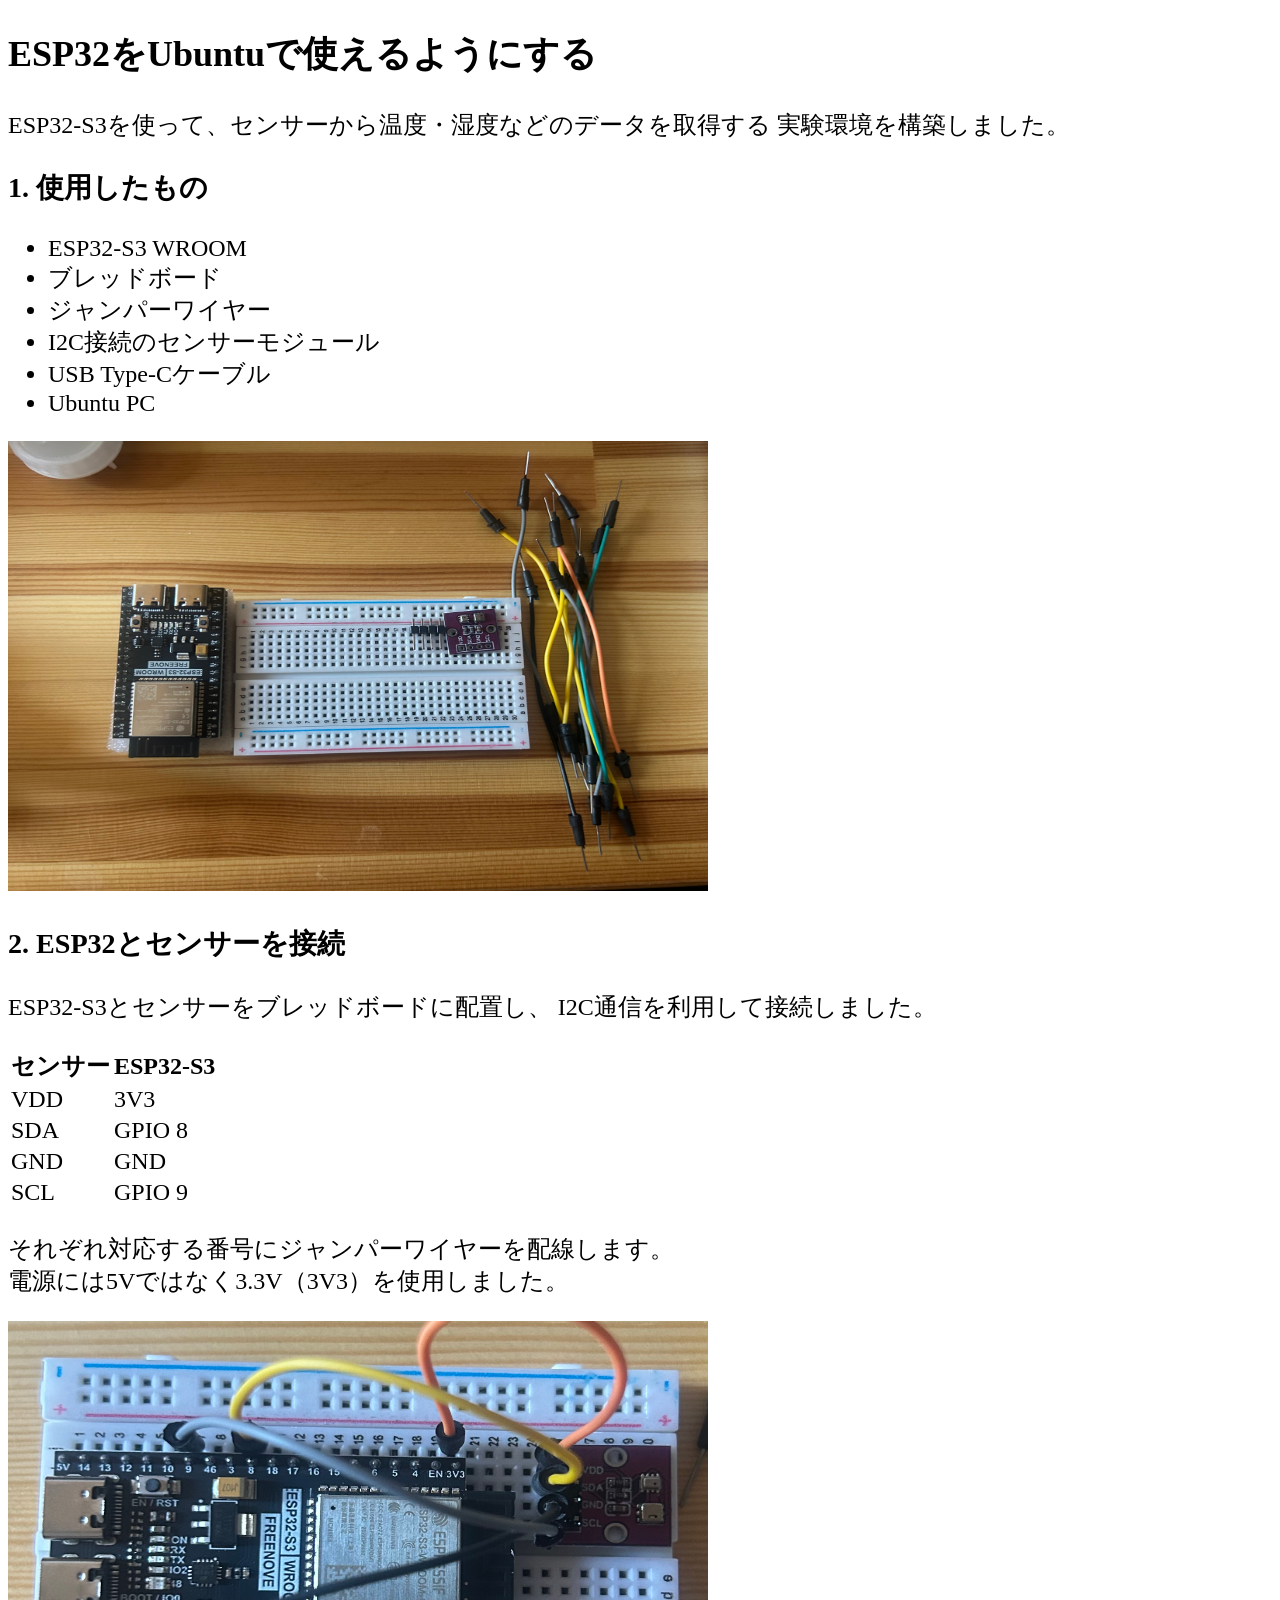
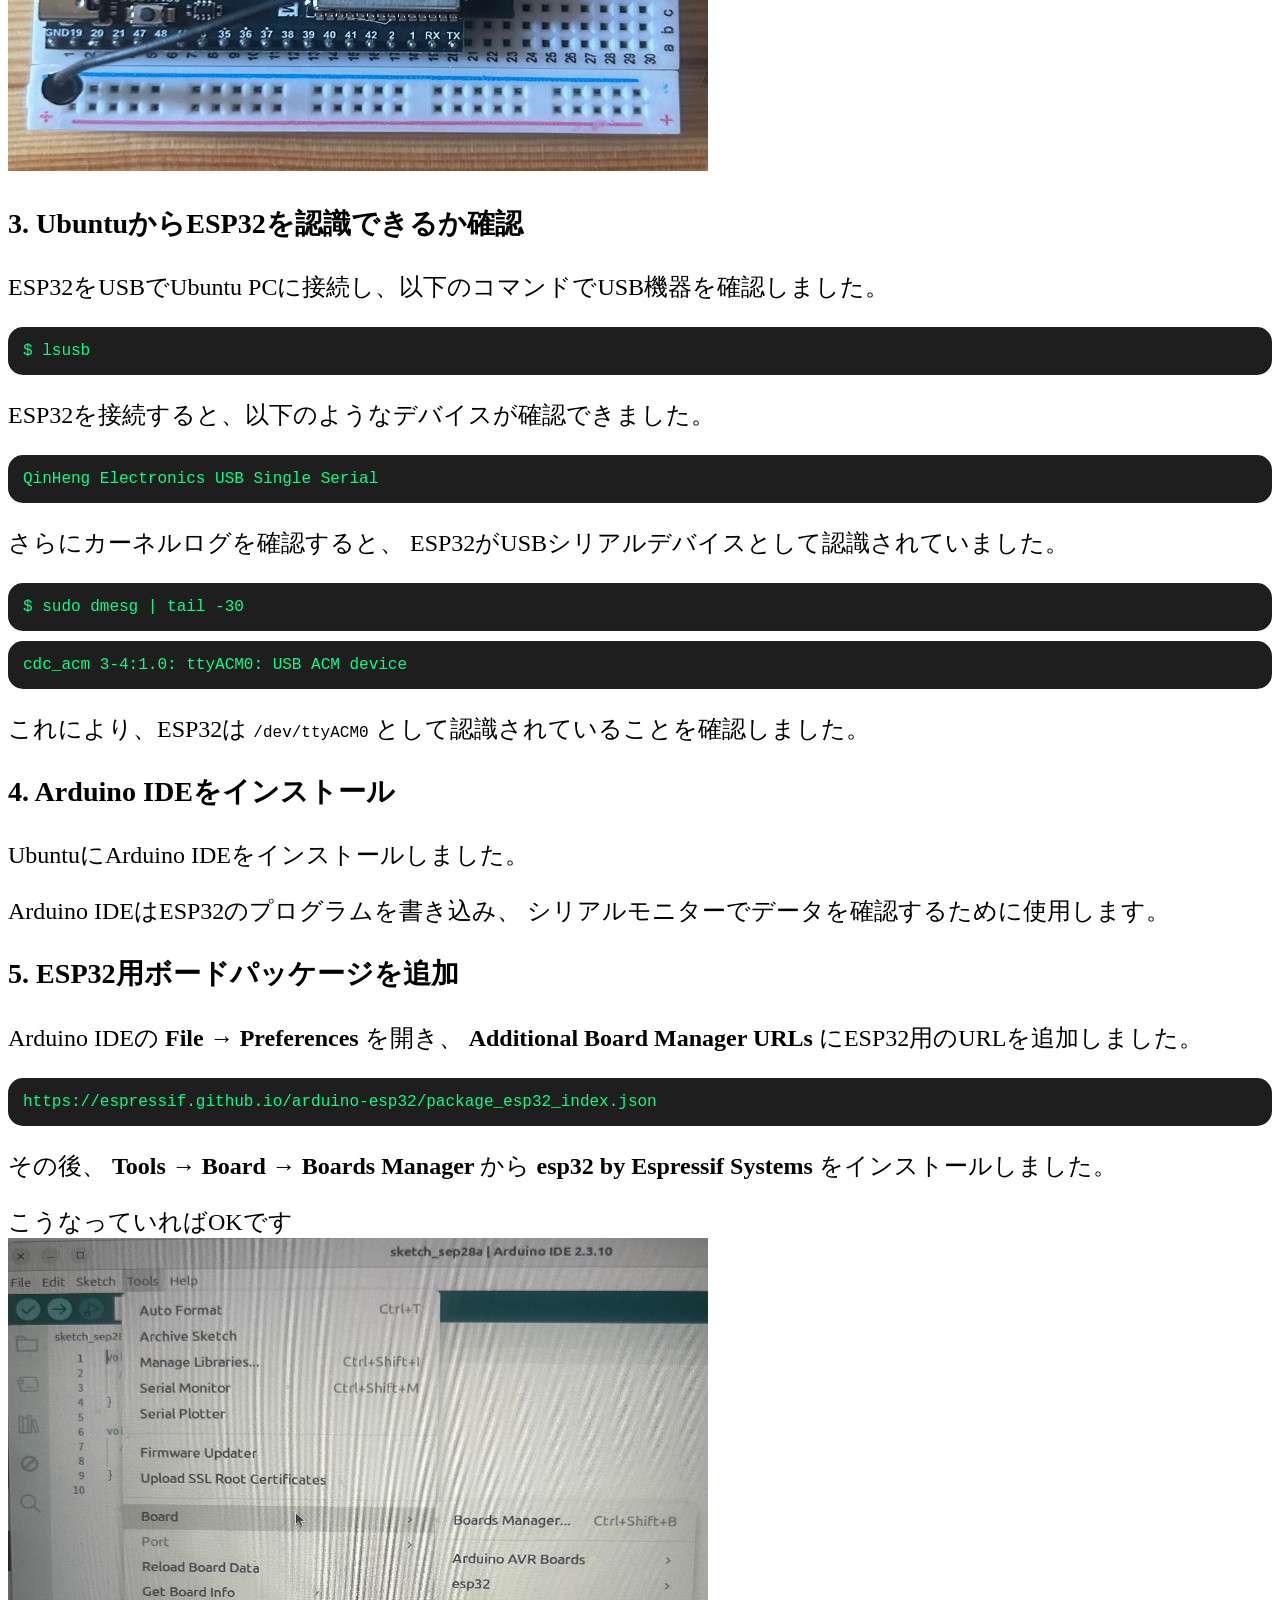
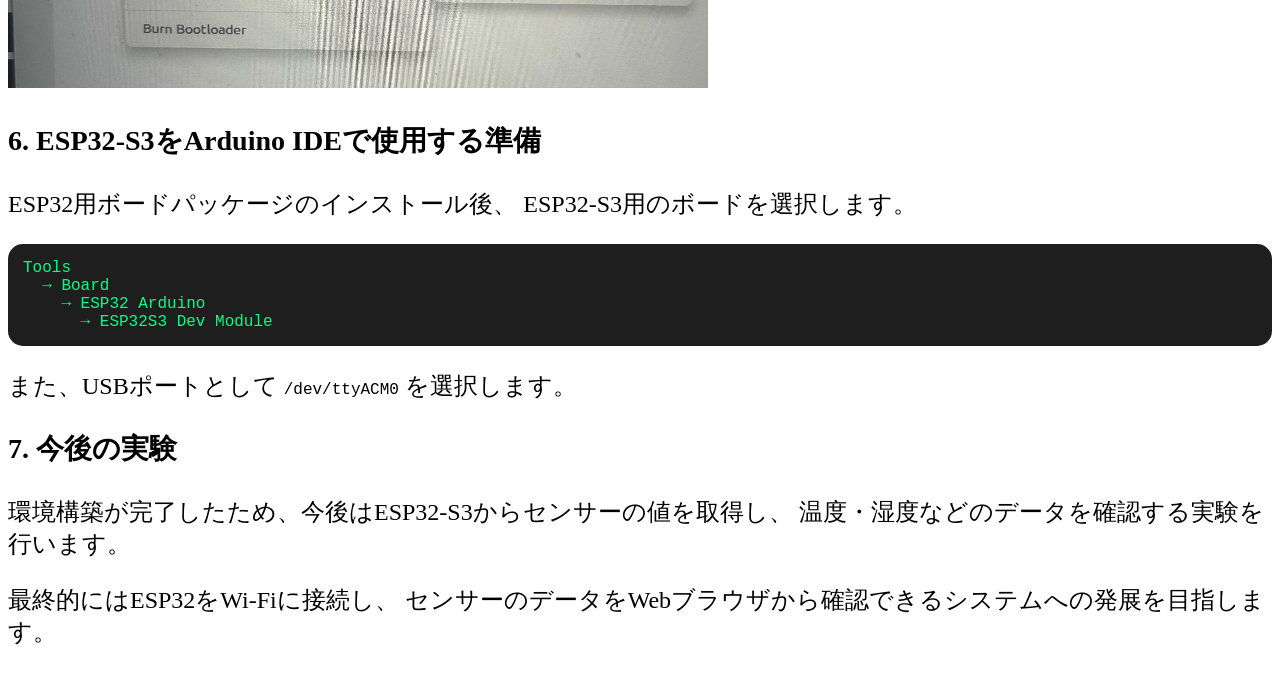
<file: use_esp32.html>
<!DOCTYPE html>
<html>
  <head>
    <meta charset="UTF-8">
    <style>
      body {
	  font-size: 24px;
      }
      
      pre {
	  background: #1e1e1e;
	  color: #00ff88;
	  padding: 15px;
	  font-size: 10px;
	  border-radius: 15px;
	  overflow-x: auto;
      }

      code {
	  font-family: monospace;
	  font-size: 16px;
      }
    </style>
      
    <title>ESP32の準備</title>
  </head>

  <body>
    <section class="esp32-section">
  <h2>ESP32をUbuntuで使えるようにする</h2>

  <p>
    ESP32-S3を使って、センサーから温度・湿度などのデータを取得する
    実験環境を構築しました。
  </p>

  <h3>1. 使用したもの</h3>
  <ul>
    <li>ESP32-S3 WROOM</li>
    <li>ブレッドボード</li>
    <li>ジャンパーワイヤー</li>
    <li>I2C接続のセンサーモジュール</li>
    <li>USB Type-Cケーブル</li>
    <li>Ubuntu PC</li>
  </ul>

  <img src="esp32set.jpeg" alt="使用したもの" title="esp32とブレッドボード、ジャンパーワイヤ" width="700" height="450">

  <h3>2. ESP32とセンサーを接続</h3>

  <p>
    ESP32-S3とセンサーをブレッドボードに配置し、
    I2C通信を利用して接続しました。
  </p>

  <table>
    <thead>
      <tr>
        <th>センサー</th>
        <th>ESP32-S3</th>
      </tr>
    </thead>
    <tbody>
      <tr>
        <td>VDD</td>
        <td>3V3</td>
      </tr>
      <tr>
        <td>SDA</td>
        <td>GPIO 8</td>
      </tr>
      <tr>
        <td>GND</td>
        <td>GND</td>
      </tr>
      <tr>
        <td>SCL</td>
        <td>GPIO 9</td>
      </tr>
    </tbody>
  </table>

  <p>
    それぞれ対応する番号にジャンパーワイヤーを配線します。<br>
    電源には5Vではなく3.3V（3V3）を使用しました。
  </p>

  <img src="haisen.jpeg" alt="配線" title="配線" width="700" height="450">

  <h3>3. UbuntuからESP32を認識できるか確認</h3>

  <p>
    ESP32をUSBでUbuntu PCに接続し、以下のコマンドでUSB機器を確認しました。
  </p>

  <pre><code>$ lsusb</code></pre>

  <p>
    ESP32を接続すると、以下のようなデバイスが確認できました。
  </p>

  <pre><code>QinHeng Electronics USB Single Serial</code></pre>

  <p>
    さらにカーネルログを確認すると、
    ESP32がUSBシリアルデバイスとして認識されていました。
  </p>

  <pre><code>$ sudo dmesg | tail -30</code></pre>

  <pre><code>cdc_acm 3-4:1.0: ttyACM0: USB ACM device</code></pre>

  <p>
    これにより、ESP32は
    <code>/dev/ttyACM0</code>
    として認識されていることを確認しました。
  </p>

  <h3>4. Arduino IDEをインストール</h3>

  <p>
    UbuntuにArduino IDEをインストールしました。
  </p>

  <p>
    Arduino IDEはESP32のプログラムを書き込み、
    シリアルモニターでデータを確認するために使用します。
  </p>

  <h3>5. ESP32用ボードパッケージを追加</h3>

  <p>
    Arduino IDEの
    <strong>File → Preferences</strong>
    を開き、
    <strong>Additional Board Manager URLs</strong>
    にESP32用のURLを追加しました。
  </p>

  <pre><code>https://espressif.github.io/arduino-esp32/package_esp32_index.json</code></pre>

  <p>
    その後、
    <strong>Tools → Board → Boards Manager</strong>
    から
    <strong>esp32 by Espressif Systems</strong>
    をインストールしました。
  </p>

  こうなっていればOKです<br>
  <img src="Arduino.jpeg" width="700" height="450">

  <h3>6. ESP32-S3をArduino IDEで使用する準備</h3>

  <p>
    ESP32用ボードパッケージのインストール後、
    ESP32-S3用のボードを選択します。
  </p>

  <pre><code>Tools
  → Board
    → ESP32 Arduino
      → ESP32S3 Dev Module</code></pre>

  <p>
    また、USBポートとして
    <code>/dev/ttyACM0</code>
    を選択します。
  </p>

  <h3>7. 今後の実験</h3>

  <p>
    環境構築が完了したため、今後はESP32-S3からセンサーの値を取得し、
    温度・湿度などのデータを確認する実験を行います。
  </p>

  <p>
    最終的にはESP32をWi-Fiに接続し、
    センサーのデータをWebブラウザから確認できるシステムへの発展を目指します。
  </p>
    </section>
  </body>
</html>
</file>
